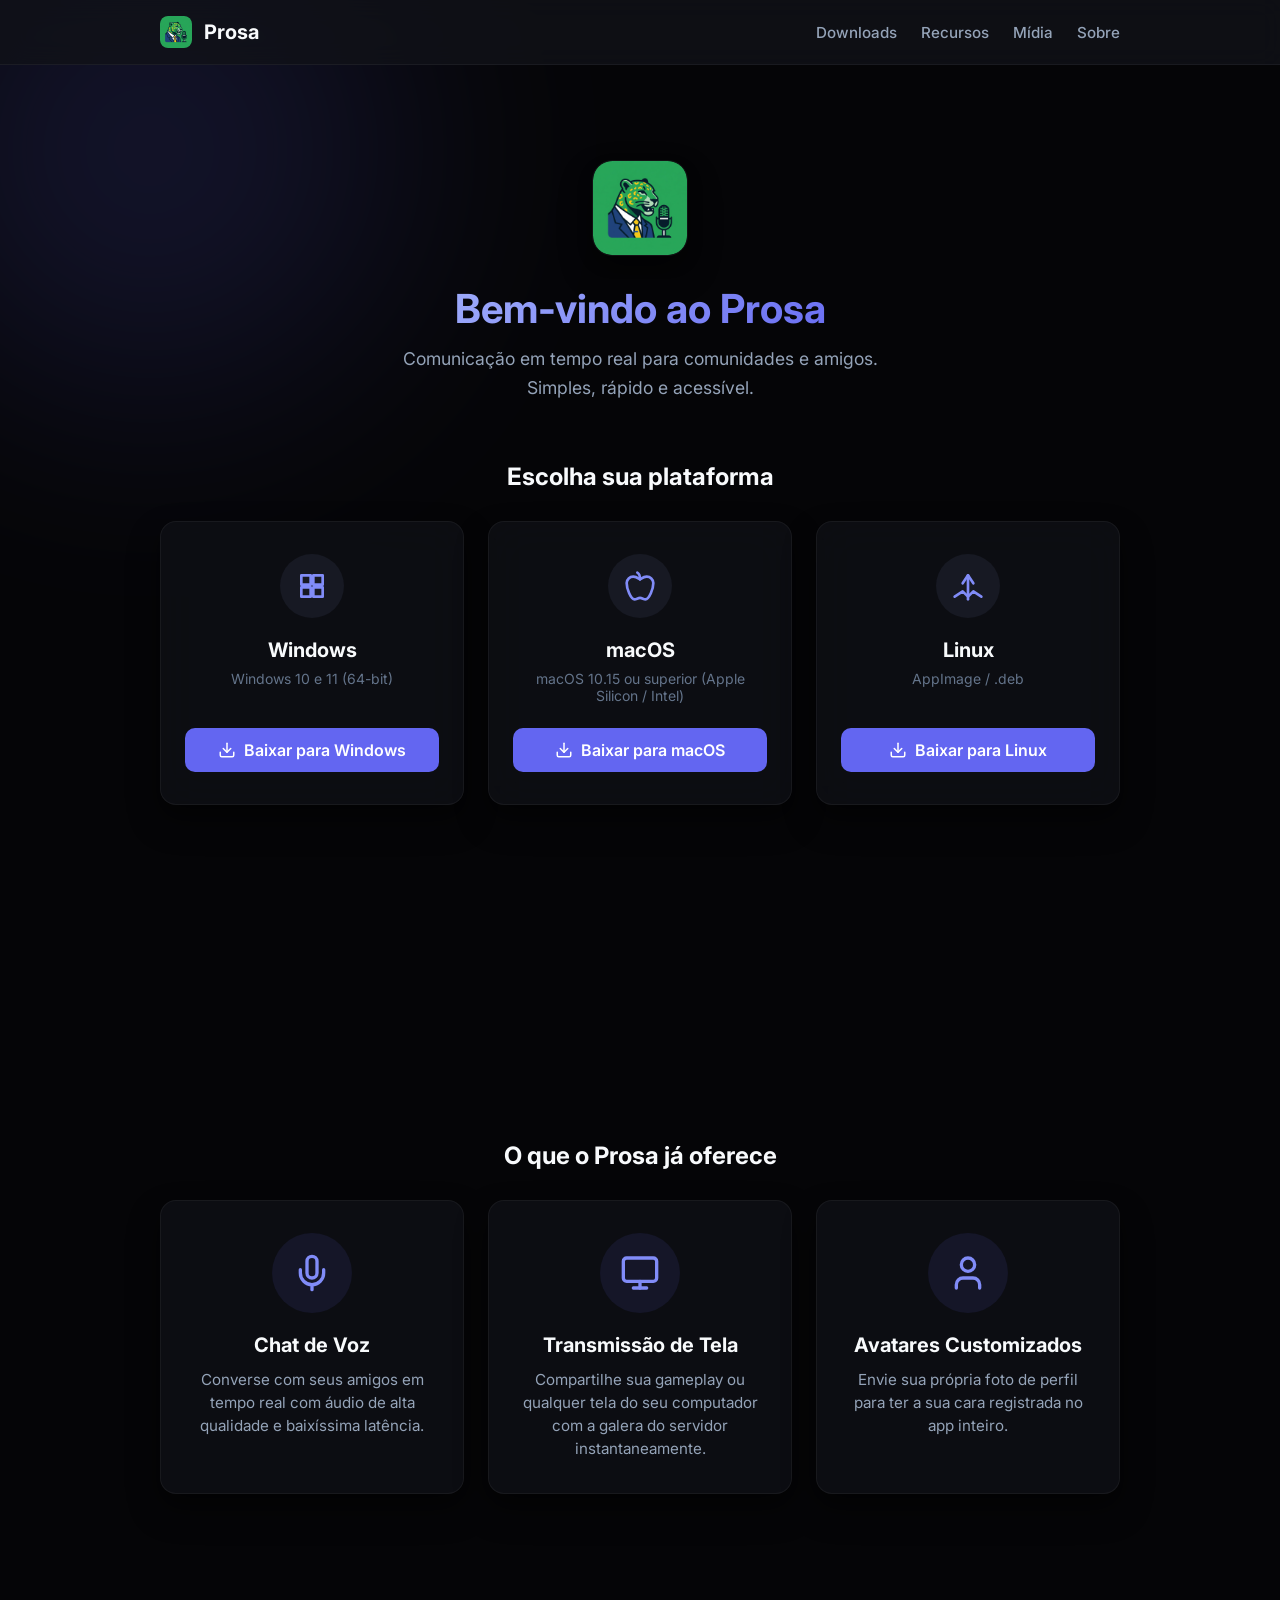
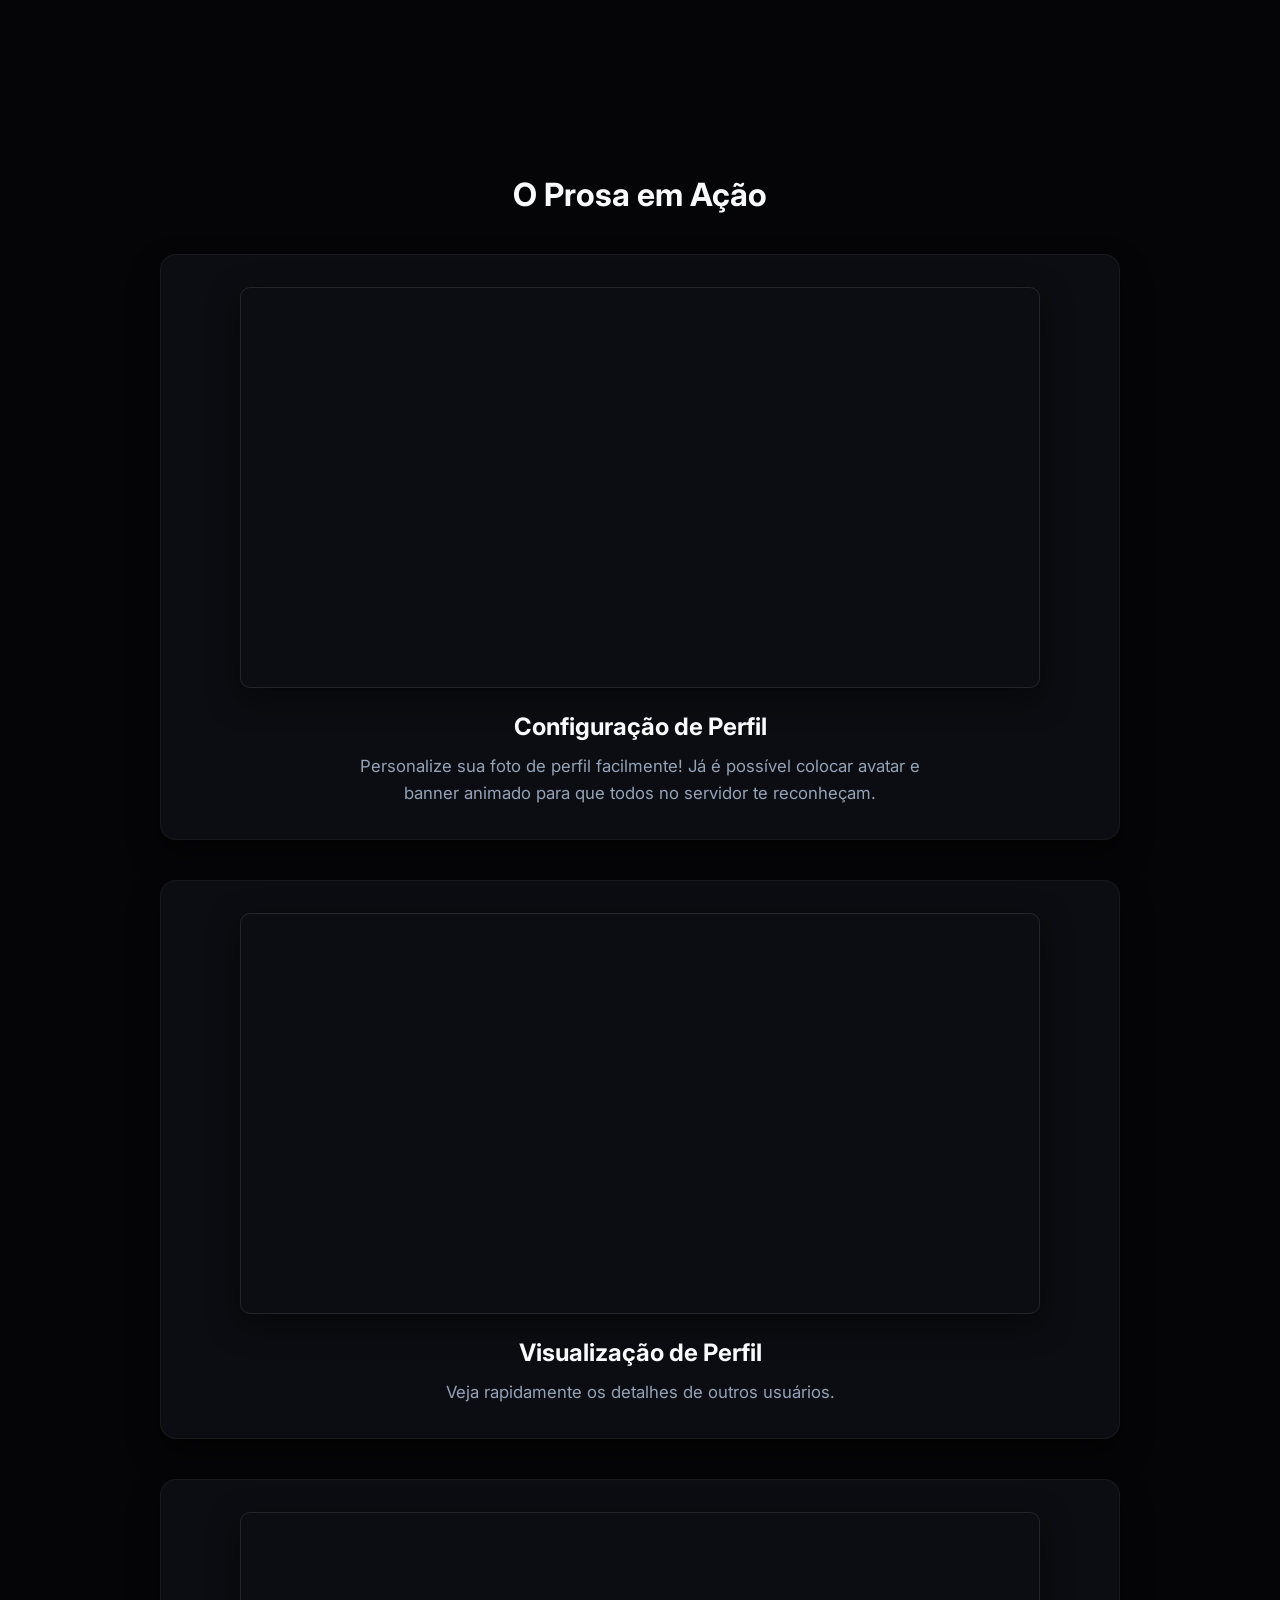
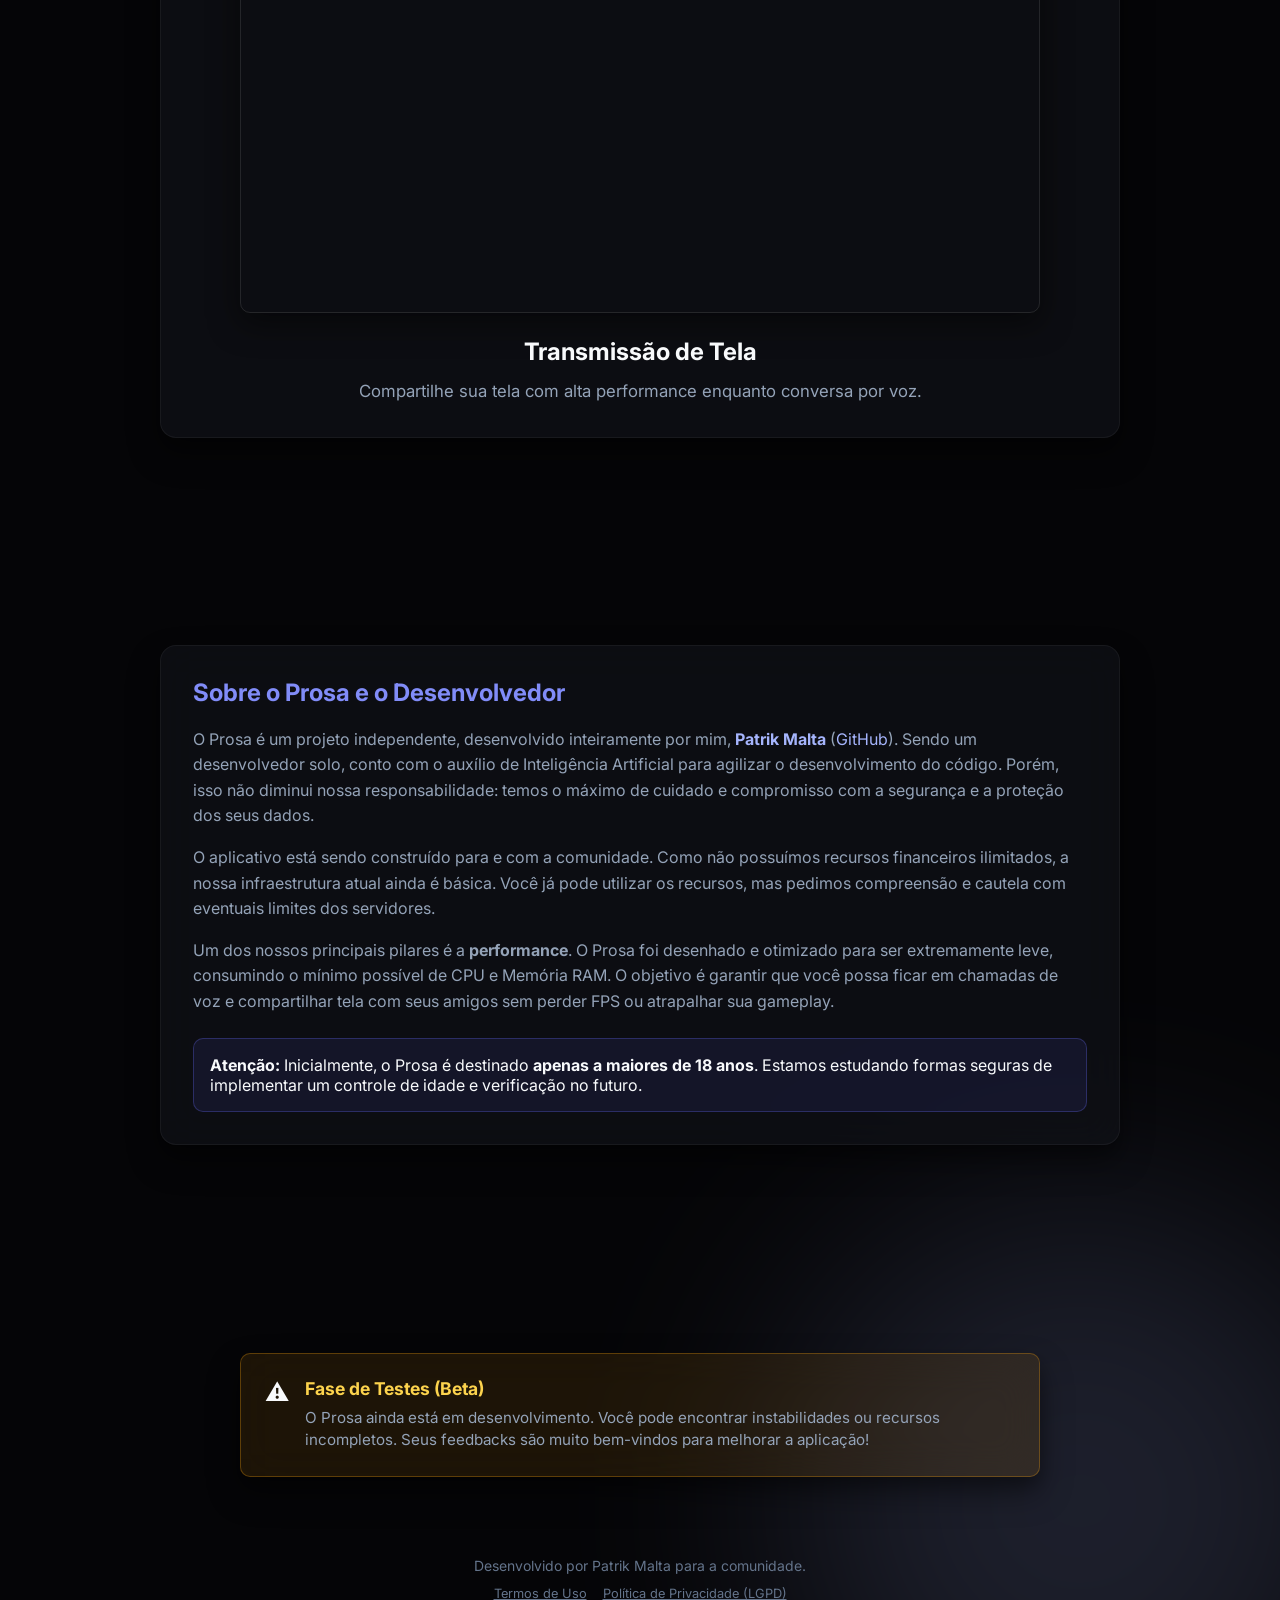
<file: index.html>
<!DOCTYPE html>
<html lang="pt-BR">
<head>
    <meta charset="UTF-8">
    <meta name="viewport" content="width=device-width, initial-scale=1.0">
    <title>Download Prosa - Comunicação Simplificada</title>
    <meta name="description" content="Baixe o Prosa, a plataforma de comunicação por chat, voz e tela, rápida e organizada.">
    <link rel="stylesheet" href="style.css">
    <link href="https://fonts.googleapis.com/css2?family=Inter:wght@400;500;600;700&display=swap" rel="stylesheet">
    <link rel="icon" href="assets/app-icon.png" type="image/png">
</head>
<body>
    <div class="background-effects">
        <div class="glow glow-1"></div>
        <div class="glow glow-2"></div>
    </div>
    <nav class="navbar animate-fade-in">
        <div class="nav-container">
            <div class="nav-brand">
                <img src="assets/app-icon.png" alt="Prosa Logo" class="nav-logo">
                <span class="nav-title">Prosa</span>
            </div>
            <div class="nav-links">
                <a href="#downloads">Downloads</a>
                <a href="#features">Recursos</a>
                <a href="#media">Mídia</a>
                <a href="#about">Sobre</a>
            </div>
        </div>
    </nav>

    <main class="container">
        <section id="downloads" class="fullscreen-section">
            <header class="header">
                <img src="assets/app-icon.png" alt="Prosa Logo" class="logo animate-fade-in">
                <h1 class="title animate-slide-up">Bem-vindo ao Prosa</h1>
                <p class="subtitle animate-slide-up delay-1">Comunicação em tempo real para comunidades e amigos. Simples, rápido e acessível.</p>
            </header>

            <div class="downloads-section animate-slide-up delay-2">
                <h2>Escolha sua plataforma</h2>
            <div class="download-cards">
                
                <!-- Windows -->
                <div class="card glass-panel">
                    <div class="card-icon">
                        <svg xmlns="http://www.w3.org/2000/svg" width="32" height="32" viewBox="0 0 24 24" fill="none" stroke="currentColor" stroke-width="2" stroke-linecap="round" stroke-linejoin="round"><path d="M4 4h7v7H4z"/><path d="M13 4h7v7h-7z"/><path d="M4 13h7v7H4z"/><path d="M13 13h7v7h-7z"/></svg>
                    </div>
                    <h3>Windows</h3>
                    <p>Windows 10 e 11 (64-bit)</p>
                    <button class="btn btn-primary" onclick="downloadApp('windows')">
                        <svg xmlns="http://www.w3.org/2000/svg" width="18" height="18" viewBox="0 0 24 24" fill="none" stroke="currentColor" stroke-width="2" stroke-linecap="round" stroke-linejoin="round"><path d="M21 15v4a2 2 0 0 1-2 2H5a2 2 0 0 1-2-2v-4"/><polyline points="7 10 12 15 17 10"/><line x1="12" x2="12" y1="15" y2="3"/></svg>
                        Baixar para Windows
                    </button>
                </div>

                <!-- macOS -->
                <div class="card glass-panel">
                    <div class="card-icon">
                        <svg xmlns="http://www.w3.org/2000/svg" width="32" height="32" viewBox="0 0 24 24" fill="none" stroke="currentColor" stroke-width="2" stroke-linecap="round" stroke-linejoin="round"><path d="M12 20.94c1.5 0 2.75 1.06 4 1.06 3 0 6-8 6-12.22A4.91 4.91 0 0 0 17 5c-2.22 0-4 1.44-5 2-1-.56-2.78-2-5-2a4.9 4.9 0 0 0-5 4.78C2 14 5 22 8 22c1.25 0 2.5-1.06 4-1.06Z"/><path d="M10 2c1 .5 2 2 2 5"/></svg>
                    </div>
                    <h3>macOS</h3>
                    <p>macOS 10.15 ou superior (Apple Silicon / Intel)</p>
                    <button class="btn btn-primary" onclick="downloadApp('macos')">
                        <svg xmlns="http://www.w3.org/2000/svg" width="18" height="18" viewBox="0 0 24 24" fill="none" stroke="currentColor" stroke-width="2" stroke-linecap="round" stroke-linejoin="round"><path d="M21 15v4a2 2 0 0 1-2 2H5a2 2 0 0 1-2-2v-4"/><polyline points="7 10 12 15 17 10"/><line x1="12" x2="12" y1="15" y2="3"/></svg>
                        Baixar para macOS
                    </button>
                </div>

                <!-- Linux -->
                <div class="card glass-panel">
                    <div class="card-icon">
                        <svg xmlns="http://www.w3.org/2000/svg" width="32" height="32" viewBox="0 0 24 24" fill="none" stroke="currentColor" stroke-width="2" stroke-linecap="round" stroke-linejoin="round"><path d="m8 10 4-6 4 6"/><path d="m22 20-6-4-4 4-4-4-6 4"/><path d="M12 22V4"/></svg>
                    </div>
                    <h3>Linux</h3>
                    <p>AppImage / .deb</p>
                    <button class="btn btn-primary" onclick="downloadApp('linux')">
                        <svg xmlns="http://www.w3.org/2000/svg" width="18" height="18" viewBox="0 0 24 24" fill="none" stroke="currentColor" stroke-width="2" stroke-linecap="round" stroke-linejoin="round"><path d="M21 15v4a2 2 0 0 1-2 2H5a2 2 0 0 1-2-2v-4"/><polyline points="7 10 12 15 17 10"/><line x1="12" x2="12" y1="15" y2="3"/></svg>
                        Baixar para Linux
                    </button>
                </div>

            </div>
        </section>

        <section id="features" class="features-section animate-slide-up delay-2 fullscreen-section">
            <h2 style="text-align: center; font-size: 1.5rem; margin-bottom: 30px; color: var(--color-text-primary);">O que o Prosa já oferece</h2>
            <div class="features-grid" style="display: grid; grid-template-columns: repeat(auto-fit, minmax(250px, 1fr)); gap: 24px; width: 100%;">
                
                <!-- Chat de Voz -->
                <div class="feature-card glass-panel" style="padding: 32px 24px; border-radius: var(--radius-lg); text-align: center; display: flex; flex-direction: column; align-items: center;">
                    <div class="feature-icon" style="color: var(--color-brand-400); margin-bottom: 20px; background: rgba(99, 102, 241, 0.1); width: 80px; height: 80px; display: flex; align-items: center; justify-content: center; border-radius: 50%;">
                        <svg xmlns="http://www.w3.org/2000/svg" width="40" height="40" viewBox="0 0 24 24" fill="none" stroke="currentColor" stroke-width="2" stroke-linecap="round" stroke-linejoin="round"><path d="M12 2a3 3 0 0 0-3 3v7a3 3 0 0 0 6 0V5a3 3 0 0 0-3-3Z"/><path d="M19 10v2a7 7 0 0 1-14 0v-2"/><line x1="12" x2="12" y1="19" y2="22"/></svg>
                    </div>
                    <h3 style="font-size: 1.25rem; margin-bottom: 12px; color: var(--color-text-primary);">Chat de Voz</h3>
                    <p style="color: var(--color-text-secondary); font-size: 0.95rem; line-height: 1.5;">Converse com seus amigos em tempo real com áudio de alta qualidade e baixíssima latência.</p>
                </div>

                <!-- Transmissão de Tela -->
                <div class="feature-card glass-panel" style="padding: 32px 24px; border-radius: var(--radius-lg); text-align: center; display: flex; flex-direction: column; align-items: center;">
                    <div class="feature-icon" style="color: var(--color-brand-400); margin-bottom: 20px; background: rgba(99, 102, 241, 0.1); width: 80px; height: 80px; display: flex; align-items: center; justify-content: center; border-radius: 50%;">
                        <svg xmlns="http://www.w3.org/2000/svg" width="40" height="40" viewBox="0 0 24 24" fill="none" stroke="currentColor" stroke-width="2" stroke-linecap="round" stroke-linejoin="round"><rect width="20" height="14" x="2" y="3" rx="2"/><line x1="8" x2="16" y1="21" y2="21"/><line x1="12" x2="12" y1="17" y2="21"/></svg>
                    </div>
                    <h3 style="font-size: 1.25rem; margin-bottom: 12px; color: var(--color-text-primary);">Transmissão de Tela</h3>
                    <p style="color: var(--color-text-secondary); font-size: 0.95rem; line-height: 1.5;">Compartilhe sua gameplay ou qualquer tela do seu computador com a galera do servidor instantaneamente.</p>
                </div>

                <!-- Avatares Personalizados -->
                <div class="feature-card glass-panel" style="padding: 32px 24px; border-radius: var(--radius-lg); text-align: center; display: flex; flex-direction: column; align-items: center;">
                    <div class="feature-icon" style="color: var(--color-brand-400); margin-bottom: 20px; background: rgba(99, 102, 241, 0.1); width: 80px; height: 80px; display: flex; align-items: center; justify-content: center; border-radius: 50%;">
                        <svg xmlns="http://www.w3.org/2000/svg" width="40" height="40" viewBox="0 0 24 24" fill="none" stroke="currentColor" stroke-width="2" stroke-linecap="round" stroke-linejoin="round"><path d="M19 21v-2a4 4 0 0 0-4-4H9a4 4 0 0 0-4 4v2"/><circle cx="12" cy="7" r="4"/></svg>
                    </div>
                    <h3 style="font-size: 1.25rem; margin-bottom: 12px; color: var(--color-text-primary);">Avatares Customizados</h3>
                    <p style="color: var(--color-text-secondary); font-size: 0.95rem; line-height: 1.5;">Envie sua própria foto de perfil para ter a sua cara registrada no app inteiro.</p>
                </div>

            </div>
        </section>

        <section id="media" class="features-section animate-slide-up delay-2 fullscreen-section">
            <h2 style="text-align: center; font-size: 2rem; margin-bottom: 40px; color: var(--color-text-primary);">O Prosa em Ação</h2>
            <div class="media-grid" style="display: flex; flex-direction: column; gap: 40px; width: 100%;">
                
                <!-- Video 1 -->
                <div class="feature-card glass-panel" style="padding: 32px; border-radius: var(--radius-lg); text-align: center; display: flex; flex-direction: column; align-items: center;">
                    <video src="assets/videos/ConfigPerfil.mp4" autoplay loop muted playsinline style="width: 100%; max-width: 800px; border-radius: var(--radius-md); margin-bottom: 24px; border: 1px solid rgba(255,255,255,0.1); box-shadow: 0 10px 30px rgba(0,0,0,0.5);"></video>
                    <h3 style="font-size: 1.5rem; margin-bottom: 12px; color: var(--color-text-primary);">Configuração de Perfil</h3>
                    <p style="color: var(--color-text-secondary); font-size: 1.05rem; line-height: 1.6; max-width: 600px;">Personalize sua foto de perfil facilmente! Já é possível colocar avatar e banner animado para que todos no servidor te reconheçam.</p>
                </div>

                <!-- Video 2 -->
                <div class="feature-card glass-panel" style="padding: 32px; border-radius: var(--radius-lg); text-align: center; display: flex; flex-direction: column; align-items: center;">
                    <video src="assets/videos/ModalExibePerfil.mp4" autoplay loop muted playsinline style="width: 100%; max-width: 800px; border-radius: var(--radius-md); margin-bottom: 24px; border: 1px solid rgba(255,255,255,0.1); box-shadow: 0 10px 30px rgba(0,0,0,0.5);"></video>
                    <h3 style="font-size: 1.5rem; margin-bottom: 12px; color: var(--color-text-primary);">Visualização de Perfil</h3>
                    <p style="color: var(--color-text-secondary); font-size: 1.05rem; line-height: 1.6; max-width: 600px;">Veja rapidamente os detalhes de outros usuários.</p>
                </div>

                <!-- Video 3 -->
                <div class="feature-card glass-panel" style="padding: 32px; border-radius: var(--radius-lg); text-align: center; display: flex; flex-direction: column; align-items: center;">
                    <video src="assets/videos/TransmissaoTela.mp4" autoplay loop muted playsinline style="width: 100%; max-width: 800px; border-radius: var(--radius-md); margin-bottom: 24px; border: 1px solid rgba(255,255,255,0.1); box-shadow: 0 10px 30px rgba(0,0,0,0.5);"></video>
                    <h3 style="font-size: 1.5rem; margin-bottom: 12px; color: var(--color-text-primary);">Transmissão de Tela</h3>
                    <p style="color: var(--color-text-secondary); font-size: 1.05rem; line-height: 1.6; max-width: 600px;">Compartilhe sua tela com alta performance enquanto conversa por voz.</p>
                </div>

            </div>
        </section>

        <section id="about" class="fullscreen-section">
            <div class="about-section animate-slide-up delay-3 glass-panel" style="padding: 32px; border-radius: var(--radius-lg); width: 100%;">
                <h2 style="font-size: 1.5rem; margin-bottom: 20px; color: var(--color-brand-400);">Sobre o Prosa e o Desenvolvedor</h2>
                <p style="margin-bottom: 16px; line-height: 1.6; color: var(--color-text-secondary);">
                    O Prosa é um projeto independente, desenvolvido inteiramente por mim, 
                    <strong><a href="https://www.linkedin.com/in/patrik-malta-1160552b6" target="_blank" class="link" style="color: var(--color-brand-300); text-decoration: none;">Patrik Malta</a></strong> 
                    (<a href="https://github.com/PatrikMaltacm" target="_blank" class="link" style="color: var(--color-brand-300); text-decoration: none;">GitHub</a>). 
                    Sendo um desenvolvedor solo, conto com o auxílio de Inteligência Artificial para agilizar o desenvolvimento do código. 
                    Porém, isso não diminui nossa responsabilidade: temos o máximo de cuidado e compromisso com a segurança e a proteção dos seus dados.
                </p>
                <p style="margin-bottom: 16px; line-height: 1.6; color: var(--color-text-secondary);">
                    O aplicativo está sendo construído para e com a comunidade. Como não possuímos recursos financeiros ilimitados, a nossa infraestrutura atual ainda é básica. Você já pode utilizar os recursos, mas pedimos compreensão e cautela com eventuais limites dos servidores.
                </p>
                <p style="margin-bottom: 16px; line-height: 1.6; color: var(--color-text-secondary);">
                    Um dos nossos principais pilares é a <strong>performance</strong>. O Prosa foi desenhado e otimizado para ser extremamente leve, consumindo o mínimo possível de CPU e Memória RAM. O objetivo é garantir que você possa ficar em chamadas de voz e compartilhar tela com seus amigos sem perder FPS ou atrapalhar sua gameplay.
                </p>
                <div class="alert-info" style="background: rgba(99, 102, 241, 0.1); border: 1px solid rgba(99, 102, 241, 0.3); padding: 16px; border-radius: var(--radius-md); margin-top: 24px; color: var(--color-text-primary);">
                    <strong>Atenção:</strong> Inicialmente, o Prosa é destinado <strong>apenas a maiores de 18 anos</strong>. Estamos estudando formas seguras de implementar um controle de idade e verificação no futuro.
                </div>
            </div>
        </section>

        <section class="info-section animate-slide-up delay-4" style="margin-bottom: 40px; margin-top: 40px;">
            <div class="glass-panel alert-warning">
                <div class="alert-icon">⚠️</div>
                <div class="alert-content">
                    <h4>Fase de Testes (Beta)</h4>
                    <p>O Prosa ainda está em desenvolvimento. Você pode encontrar instabilidades ou recursos incompletos. Seus feedbacks são muito bem-vindos para melhorar a aplicação!</p>
                </div>
            </div>
        </section>

        <footer class="footer animate-fade-in delay-4">
            <p style="margin-bottom: 8px;">Desenvolvido por Patrik Malta para a comunidade.</p>
            <div style="display: flex; gap: 16px; justify-content: center; font-size: 0.8rem; margin-top: 12px;">
                <a href="termos.html" style="color: var(--color-text-muted); text-decoration: underline;">Termos de Uso</a>
                <a href="privacidade.html" style="color: var(--color-text-muted); text-decoration: underline;">Política de Privacidade (LGPD)</a>
            </div>
        </footer>
    </main>

    <div id="toast" class="toast">Iniciando download...</div>

    <script src="script.js"></script>
</body>
</html>
</file>
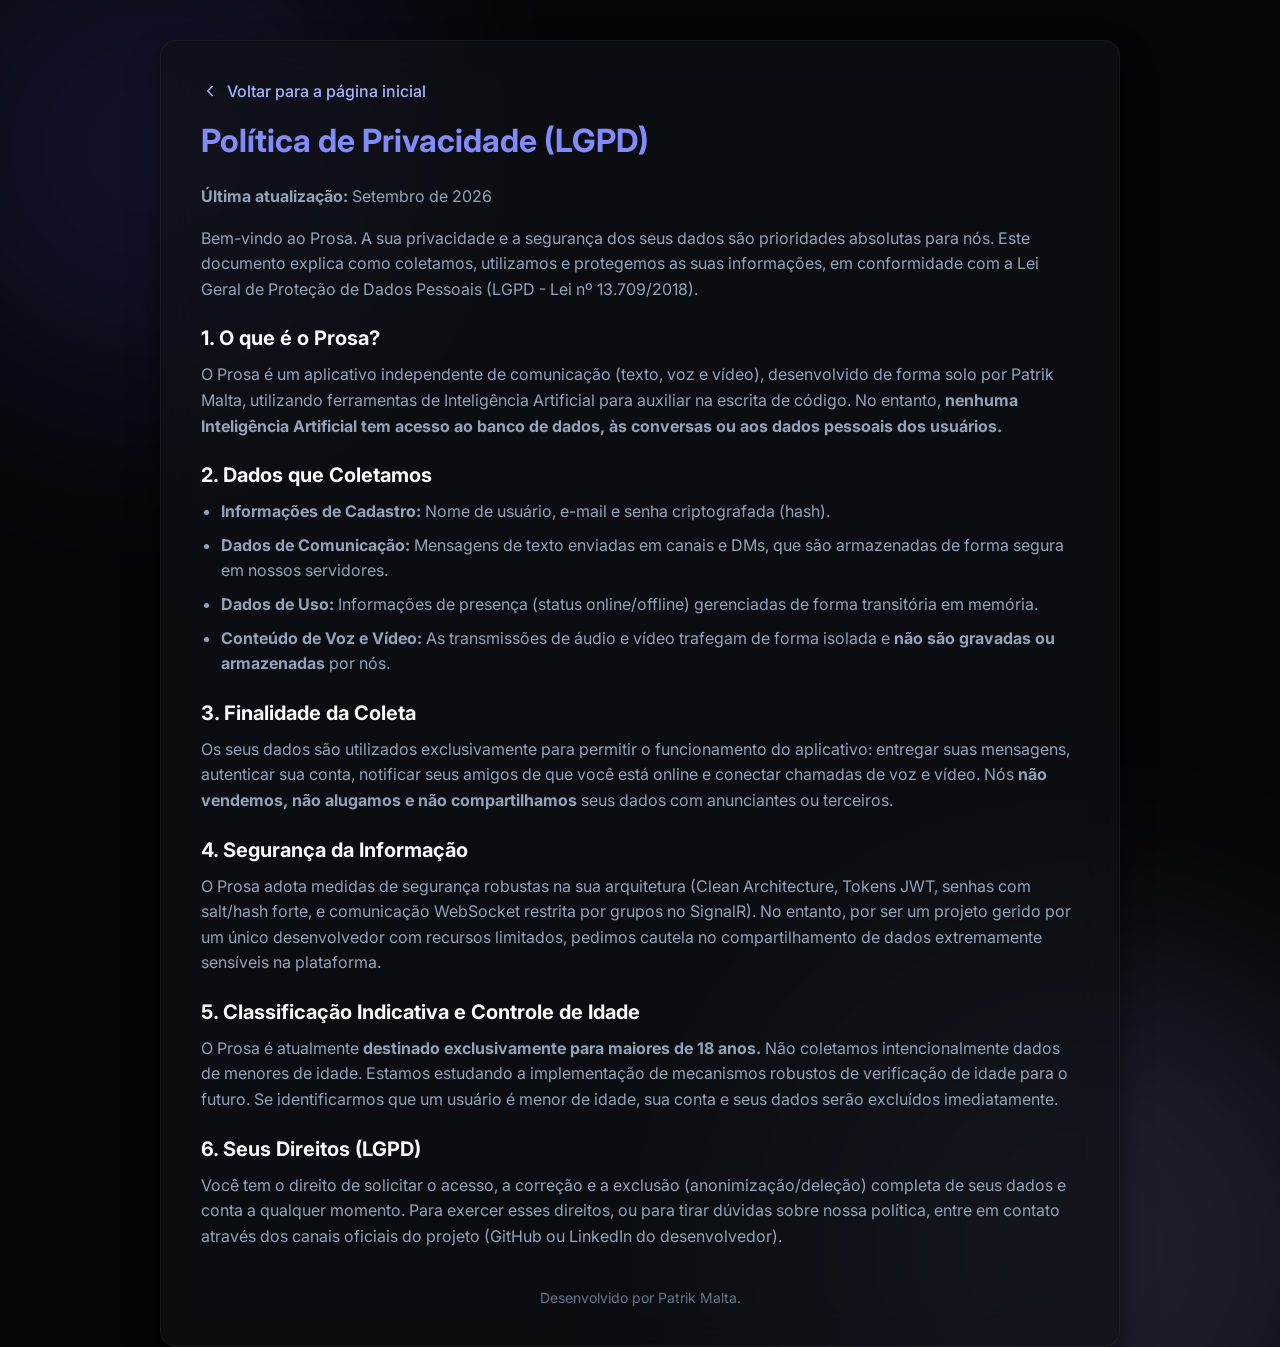
<file: privacidade.html>
<!DOCTYPE html>
<html lang="pt-BR">
<head>
    <meta charset="UTF-8">
    <meta name="viewport" content="width=device-width, initial-scale=1.0">
    <title>Política de Privacidade e LGPD - Prosa</title>
    <link rel="stylesheet" href="style.css">
    <link href="https://fonts.googleapis.com/css2?family=Inter:wght@400;500;600;700&display=swap" rel="stylesheet">
    <link rel="icon" href="assets/app-icon.png" type="image/png">
    <style>
        .document-panel {
            padding: 40px;
            border-radius: var(--radius-lg);
            text-align: left;
            margin-top: 40px;
        }
        .document-panel h1 { font-size: 2rem; color: var(--color-brand-400); margin-bottom: 24px; }
        .document-panel h2 { font-size: 1.25rem; color: var(--color-text-primary); margin-top: 24px; margin-bottom: 12px; }
        .document-panel p { color: var(--color-text-secondary); margin-bottom: 16px; line-height: 1.6; }
        .document-panel ul { color: var(--color-text-secondary); margin-bottom: 16px; padding-left: 20px; line-height: 1.6; }
        .document-panel li { margin-bottom: 8px; }
        .back-btn { display: inline-flex; align-items: center; gap: 8px; color: var(--color-brand-300); text-decoration: none; margin-bottom: 20px; font-weight: 500; }
        .back-btn:hover { color: var(--color-brand-400); }
    </style>
</head>
<body>
    <div class="background-effects">
        <div class="glow glow-1"></div>
        <div class="glow glow-2"></div>
    </div>

    <main class="container">
        <div class="glass-panel document-panel animate-fade-in">
            <a href="index.html" class="back-btn">
                <svg xmlns="http://www.w3.org/2000/svg" width="18" height="18" viewBox="0 0 24 24" fill="none" stroke="currentColor" stroke-width="2" stroke-linecap="round" stroke-linejoin="round"><path d="m15 18-6-6 6-6"/></svg>
                Voltar para a página inicial
            </a>
            
            <h1>Política de Privacidade (LGPD)</h1>
            <p><strong>Última atualização:</strong> Setembro de 2026</p>

            <p>Bem-vindo ao Prosa. A sua privacidade e a segurança dos seus dados são prioridades absolutas para nós. Este documento explica como coletamos, utilizamos e protegemos as suas informações, em conformidade com a Lei Geral de Proteção de Dados Pessoais (LGPD - Lei nº 13.709/2018).</p>

            <h2>1. O que é o Prosa?</h2>
            <p>O Prosa é um aplicativo independente de comunicação (texto, voz e vídeo), desenvolvido de forma solo por Patrik Malta, utilizando ferramentas de Inteligência Artificial para auxiliar na escrita de código. No entanto, <strong>nenhuma Inteligência Artificial tem acesso ao banco de dados, às conversas ou aos dados pessoais dos usuários.</strong></p>

            <h2>2. Dados que Coletamos</h2>
            <ul>
                <li><strong>Informações de Cadastro:</strong> Nome de usuário, e-mail e senha criptografada (hash).</li>
                <li><strong>Dados de Comunicação:</strong> Mensagens de texto enviadas em canais e DMs, que são armazenadas de forma segura em nossos servidores.</li>
                <li><strong>Dados de Uso:</strong> Informações de presença (status online/offline) gerenciadas de forma transitória em memória.</li>
                <li><strong>Conteúdo de Voz e Vídeo:</strong> As transmissões de áudio e vídeo trafegam de forma isolada e <strong>não são gravadas ou armazenadas</strong> por nós.</li>
            </ul>

            <h2>3. Finalidade da Coleta</h2>
            <p>Os seus dados são utilizados exclusivamente para permitir o funcionamento do aplicativo: entregar suas mensagens, autenticar sua conta, notificar seus amigos de que você está online e conectar chamadas de voz e vídeo. Nós <strong>não vendemos, não alugamos e não compartilhamos</strong> seus dados com anunciantes ou terceiros.</p>

            <h2>4. Segurança da Informação</h2>
            <p>O Prosa adota medidas de segurança robustas na sua arquitetura (Clean Architecture, Tokens JWT, senhas com salt/hash forte, e comunicação WebSocket restrita por grupos no SignalR). No entanto, por ser um projeto gerido por um único desenvolvedor com recursos limitados, pedimos cautela no compartilhamento de dados extremamente sensíveis na plataforma.</p>

            <h2>5. Classificação Indicativa e Controle de Idade</h2>
            <p>O Prosa é atualmente <strong>destinado exclusivamente para maiores de 18 anos.</strong> Não coletamos intencionalmente dados de menores de idade. Estamos estudando a implementação de mecanismos robustos de verificação de idade para o futuro. Se identificarmos que um usuário é menor de idade, sua conta e seus dados serão excluídos imediatamente.</p>

            <h2>6. Seus Direitos (LGPD)</h2>
            <p>Você tem o direito de solicitar o acesso, a correção e a exclusão (anonimização/deleção) completa de seus dados e conta a qualquer momento. Para exercer esses direitos, ou para tirar dúvidas sobre nossa política, entre em contato através dos canais oficiais do projeto (GitHub ou LinkedIn do desenvolvedor).</p>

            <div style="margin-top: 40px; text-align: center; color: var(--color-text-muted); font-size: 0.875rem;">
                Desenvolvido por Patrik Malta.
            </div>
        </div>
    </main>
</body>
</html>
</file>
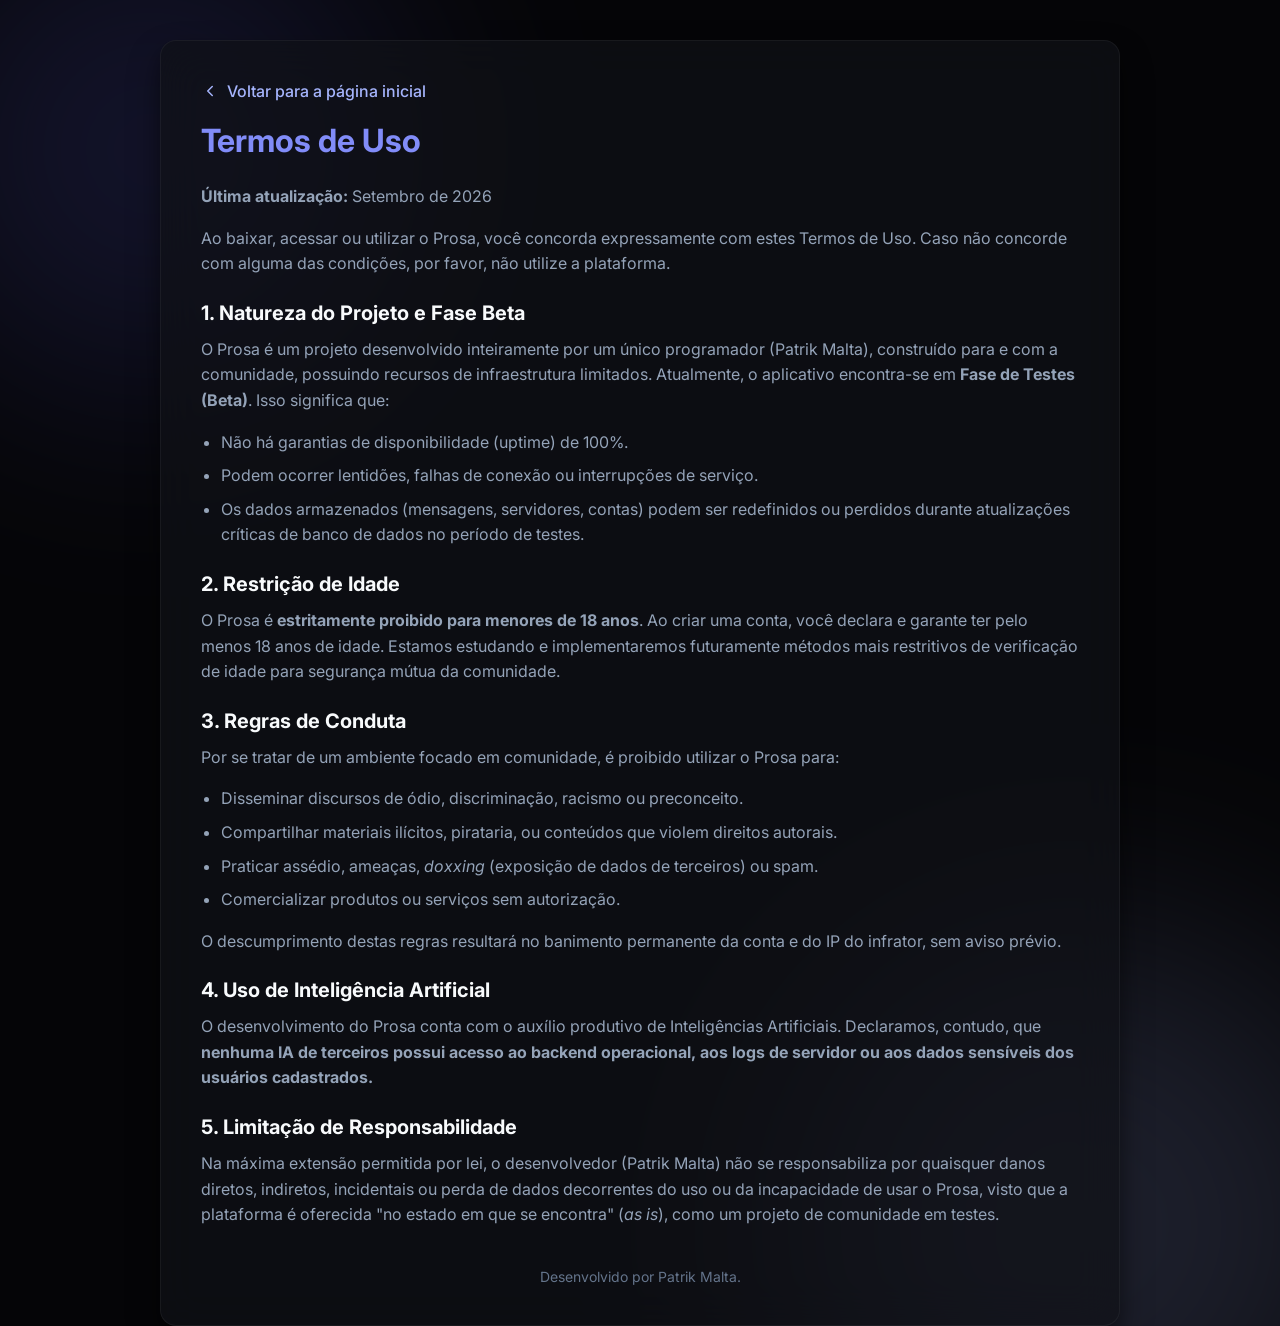
<file: termos.html>
<!DOCTYPE html>
<html lang="pt-BR">
<head>
    <meta charset="UTF-8">
    <meta name="viewport" content="width=device-width, initial-scale=1.0">
    <title>Termos de Uso - Prosa</title>
    <link rel="stylesheet" href="style.css">
    <link href="https://fonts.googleapis.com/css2?family=Inter:wght@400;500;600;700&display=swap" rel="stylesheet">
    <link rel="icon" href="assets/app-icon.png" type="image/png">
    <style>
        .document-panel {
            padding: 40px;
            border-radius: var(--radius-lg);
            text-align: left;
            margin-top: 40px;
        }
        .document-panel h1 { font-size: 2rem; color: var(--color-brand-400); margin-bottom: 24px; }
        .document-panel h2 { font-size: 1.25rem; color: var(--color-text-primary); margin-top: 24px; margin-bottom: 12px; }
        .document-panel p { color: var(--color-text-secondary); margin-bottom: 16px; line-height: 1.6; }
        .document-panel ul { color: var(--color-text-secondary); margin-bottom: 16px; padding-left: 20px; line-height: 1.6; }
        .document-panel li { margin-bottom: 8px; }
        .back-btn { display: inline-flex; align-items: center; gap: 8px; color: var(--color-brand-300); text-decoration: none; margin-bottom: 20px; font-weight: 500; }
        .back-btn:hover { color: var(--color-brand-400); }
    </style>
</head>
<body>
    <div class="background-effects">
        <div class="glow glow-1"></div>
        <div class="glow glow-2"></div>
    </div>

    <main class="container">
        <div class="glass-panel document-panel animate-fade-in">
            <a href="index.html" class="back-btn">
                <svg xmlns="http://www.w3.org/2000/svg" width="18" height="18" viewBox="0 0 24 24" fill="none" stroke="currentColor" stroke-width="2" stroke-linecap="round" stroke-linejoin="round"><path d="m15 18-6-6 6-6"/></svg>
                Voltar para a página inicial
            </a>
            
            <h1>Termos de Uso</h1>
            <p><strong>Última atualização:</strong> Setembro de 2026</p>

            <p>Ao baixar, acessar ou utilizar o Prosa, você concorda expressamente com estes Termos de Uso. Caso não concorde com alguma das condições, por favor, não utilize a plataforma.</p>

            <h2>1. Natureza do Projeto e Fase Beta</h2>
            <p>O Prosa é um projeto desenvolvido inteiramente por um único programador (Patrik Malta), construído para e com a comunidade, possuindo recursos de infraestrutura limitados. Atualmente, o aplicativo encontra-se em <strong>Fase de Testes (Beta)</strong>. Isso significa que:</p>
            <ul>
                <li>Não há garantias de disponibilidade (uptime) de 100%.</li>
                <li>Podem ocorrer lentidões, falhas de conexão ou interrupções de serviço.</li>
                <li>Os dados armazenados (mensagens, servidores, contas) podem ser redefinidos ou perdidos durante atualizações críticas de banco de dados no período de testes.</li>
            </ul>

            <h2>2. Restrição de Idade</h2>
            <p>O Prosa é <strong>estritamente proibido para menores de 18 anos</strong>. Ao criar uma conta, você declara e garante ter pelo menos 18 anos de idade. Estamos estudando e implementaremos futuramente métodos mais restritivos de verificação de idade para segurança mútua da comunidade.</p>

            <h2>3. Regras de Conduta</h2>
            <p>Por se tratar de um ambiente focado em comunidade, é proibido utilizar o Prosa para:</p>
            <ul>
                <li>Disseminar discursos de ódio, discriminação, racismo ou preconceito.</li>
                <li>Compartilhar materiais ilícitos, pirataria, ou conteúdos que violem direitos autorais.</li>
                <li>Praticar assédio, ameaças, <i>doxxing</i> (exposição de dados de terceiros) ou spam.</li>
                <li>Comercializar produtos ou serviços sem autorização.</li>
            </ul>
            <p>O descumprimento destas regras resultará no banimento permanente da conta e do IP do infrator, sem aviso prévio.</p>

            <h2>4. Uso de Inteligência Artificial</h2>
            <p>O desenvolvimento do Prosa conta com o auxílio produtivo de Inteligências Artificiais. Declaramos, contudo, que <strong>nenhuma IA de terceiros possui acesso ao backend operacional, aos logs de servidor ou aos dados sensíveis dos usuários cadastrados.</strong></p>

            <h2>5. Limitação de Responsabilidade</h2>
            <p>Na máxima extensão permitida por lei, o desenvolvedor (Patrik Malta) não se responsabiliza por quaisquer danos diretos, indiretos, incidentais ou perda de dados decorrentes do uso ou da incapacidade de usar o Prosa, visto que a plataforma é oferecida "no estado em que se encontra" (<i>as is</i>), como um projeto de comunidade em testes.</p>

            <div style="margin-top: 40px; text-align: center; color: var(--color-text-muted); font-size: 0.875rem;">
                Desenvolvido por Patrik Malta.
            </div>
        </div>
    </main>
</body>
</html>
</file>
<file: style.css>
:root {
  /* Colors from Prosa Frontend */
  --color-surface-900: #050507;
  --color-surface-800: #0a0b10;
  --color-surface-700: #111218;
  --color-surface-600: #171923;
  --color-surface-500: #1e212b;
  --color-surface-400: #2a2d3d;

  --color-brand-500: #6366f1;
  --color-brand-400: #818cf8;
  --color-brand-300: #a5b4fc;
  
  --color-warning-bg: rgba(245, 158, 11, 0.1);
  --color-warning-border: rgba(245, 158, 11, 0.3);
  --color-warning-text: #fcd34d;

  --color-text-primary: #f8fafc;
  --color-text-secondary: #94a3b8;
  --color-text-muted: #64748b;

  --font-sans: 'Inter', system-ui, -apple-system, sans-serif;
  
  --shadow-elevation-high: 0 16px 32px rgba(0, 0, 0, .4), 0 8px 16px rgba(0, 0, 0, .2);
  --radius-md: 10px;
  --radius-lg: 16px;
}

* {
  box-sizing: border-box;
  margin: 0;
  padding: 0;
}

html {
  scroll-behavior: smooth;
  scroll-padding-top: 80px;
}

body {
  background-color: var(--color-surface-900);
  color: var(--color-text-primary);
  font-family: var(--font-sans);
  min-height: 100vh;
  display: flex;
  flex-direction: column;
  overflow-x: hidden;
  position: relative;
}

/* Background Effects */
.background-effects {
  position: absolute;
  top: 0; left: 0; right: 0; bottom: 0;
  overflow: hidden;
  z-index: -1;
  pointer-events: none;
}

.glow {
  position: absolute;
  border-radius: 50%;
  filter: blur(120px);
  opacity: 0.15;
}

.glow-1 {
  background: var(--color-brand-500);
  width: 500px; height: 500px;
  top: -100px; left: -100px;
}

.glow-2 {
  background: var(--color-brand-300);
  width: 600px; height: 600px;
  bottom: -200px; right: -100px;
}

.container {
  max-width: 1000px;
  margin: 0 auto;
  padding: 0 20px;
  width: 100%;
  display: flex;
  flex-direction: column;
  align-items: center;
}

.fullscreen-section {
  min-height: calc(100vh - 65px);
  width: 100%;
  display: flex;
  flex-direction: column;
  justify-content: center;
  align-items: center;
  padding: 40px 0;
}

/* Navbar */
.navbar {
  width: 100%;
  background: rgba(17, 18, 24, 0.8);
  backdrop-filter: blur(12px);
  -webkit-backdrop-filter: blur(12px);
  border-bottom: 1px solid rgba(255, 255, 255, 0.05);
  position: sticky;
  top: 0;
  z-index: 100;
}

.nav-container {
  max-width: 1000px;
  margin: 0 auto;
  padding: 16px 20px;
  display: flex;
  justify-content: space-between;
  align-items: center;
}

.nav-brand {
  display: flex;
  align-items: center;
  gap: 12px;
}

.nav-logo {
  width: 32px;
  height: 32px;
  border-radius: 8px;
}

.nav-title {
  font-weight: 700;
  font-size: 1.25rem;
  color: var(--color-text-primary);
}

.nav-links {
  display: flex;
  gap: 24px;
}

.nav-links a {
  color: var(--color-text-secondary);
  text-decoration: none;
  font-weight: 500;
  font-size: 0.95rem;
  transition: color 0.2s;
}

.nav-links a:hover {
  color: var(--color-brand-400);
}

/* Header */
.header {
  text-align: center;
  margin-bottom: 60px;
}

.logo {
  width: 96px;
  height: 96px;
  border-radius: 20px;
  margin-bottom: 24px;
  box-shadow: var(--shadow-elevation-high);
  border: 1px solid rgba(255, 255, 255, 0.05);
}

.title {
  font-size: 2.5rem;
  font-weight: 700;
  margin-bottom: 12px;
  background: linear-gradient(135deg, var(--color-brand-300), var(--color-brand-500));
  -webkit-background-clip: text;
  background-clip: text;
  -webkit-text-fill-color: transparent;
}

.subtitle {
  color: var(--color-text-secondary);
  font-size: 1.1rem;
  max-width: 500px;
  margin: 0 auto;
  line-height: 1.6;
}

/* Downloads Section */
.downloads-section {
  width: 100%;
}

.downloads-section h2 {
  text-align: center;
  font-size: 1.5rem;
  margin-bottom: 30px;
  color: var(--color-text-primary);
}

.download-cards {
  display: grid;
  grid-template-columns: repeat(auto-fit, minmax(280px, 1fr));
  gap: 24px;
}

.card {
  padding: 32px 24px;
  border-radius: var(--radius-lg);
  display: flex;
  flex-direction: column;
  align-items: center;
  text-align: center;
  transition: transform 0.2s ease, box-shadow 0.2s ease;
}

.card:hover, .feature-card:hover {
  transform: translateY(-4px);
  box-shadow: 0 20px 40px rgba(0, 0, 0, 0.5), 0 0 0 1px rgba(99, 102, 241, 0.2);
}

.glass-panel {
  background: rgba(17, 18, 24, 0.7);
  backdrop-filter: blur(20px);
  -webkit-backdrop-filter: blur(20px);
  border: 1px solid rgba(255, 255, 255, 0.05);
  box-shadow: var(--shadow-elevation-high);
}

.card-icon {
  width: 64px;
  height: 64px;
  border-radius: 50%;
  background: var(--color-surface-600);
  display: flex;
  align-items: center;
  justify-content: center;
  margin-bottom: 20px;
  color: var(--color-brand-400);
}

.card h3 {
  font-size: 1.25rem;
  margin-bottom: 8px;
}

.card p {
  color: var(--color-text-muted);
  font-size: 0.875rem;
  margin-bottom: 24px;
  flex-grow: 1;
}

.btn {
  display: flex;
  align-items: center;
  justify-content: center;
  gap: 8px;
  width: 100%;
  padding: 12px 20px;
  border: none;
  border-radius: var(--radius-md);
  font-size: 1rem;
  font-weight: 600;
  font-family: inherit;
  cursor: pointer;
  transition: all 0.15s ease;
}

.btn-primary {
  background: var(--color-brand-500);
  color: white;
}

.btn-primary:hover {
  background: var(--color-brand-400);
  transform: translateY(-1px);
}

.btn-primary:active {
  transform: translateY(1px);
}

/* Info Section */
.info-section {
  width: 100%;
  max-width: 800px;
  margin-bottom: 60px;
}

.alert-warning {
  display: flex;
  gap: 16px;
  padding: 24px;
  border-radius: var(--radius-md);
  background: var(--color-warning-bg);
  border: 1px solid var(--color-warning-border);
}

.alert-icon {
  font-size: 1.5rem;
}

.alert-content h4 {
  color: var(--color-warning-text);
  margin-bottom: 8px;
  font-size: 1.1rem;
}

.alert-content p {
  color: var(--color-text-secondary);
  font-size: 0.95rem;
  line-height: 1.5;
}

/* Footer */
.footer {
  margin-top: auto;
  text-align: center;
  color: var(--color-text-muted);
  font-size: 0.875rem;
  padding-top: 40px;
}

/* Toast */
.toast {
  position: fixed;
  bottom: 24px;
  left: 50%;
  transform: translateX(-50%) translateY(100px);
  background: var(--color-brand-500);
  color: white;
  padding: 12px 24px;
  border-radius: 30px;
  font-weight: 500;
  box-shadow: 0 10px 20px rgba(0,0,0,0.3);
  opacity: 0;
  transition: all 0.3s cubic-bezier(0.68, -0.55, 0.265, 1.55);
  z-index: 1000;
}

.toast.show {
  transform: translateX(-50%) translateY(0);
  opacity: 1;
}

/* Animations */
.animate-fade-in {
  opacity: 0;
  animation: fadeIn 0.6s ease-out forwards;
}

.animate-slide-up {
  opacity: 0;
  transform: translateY(20px);
  animation: slideUp 0.6s ease-out forwards;
}

.delay-1 { animation-delay: 0.1s; }
.delay-2 { animation-delay: 0.2s; }
.delay-3 { animation-delay: 0.3s; }
.delay-4 { animation-delay: 0.4s; }

@keyframes fadeIn {
  to { opacity: 1; }
}

@keyframes slideUp {
  to {
    opacity: 1;
    transform: translateY(0);
  }
}
</file>
